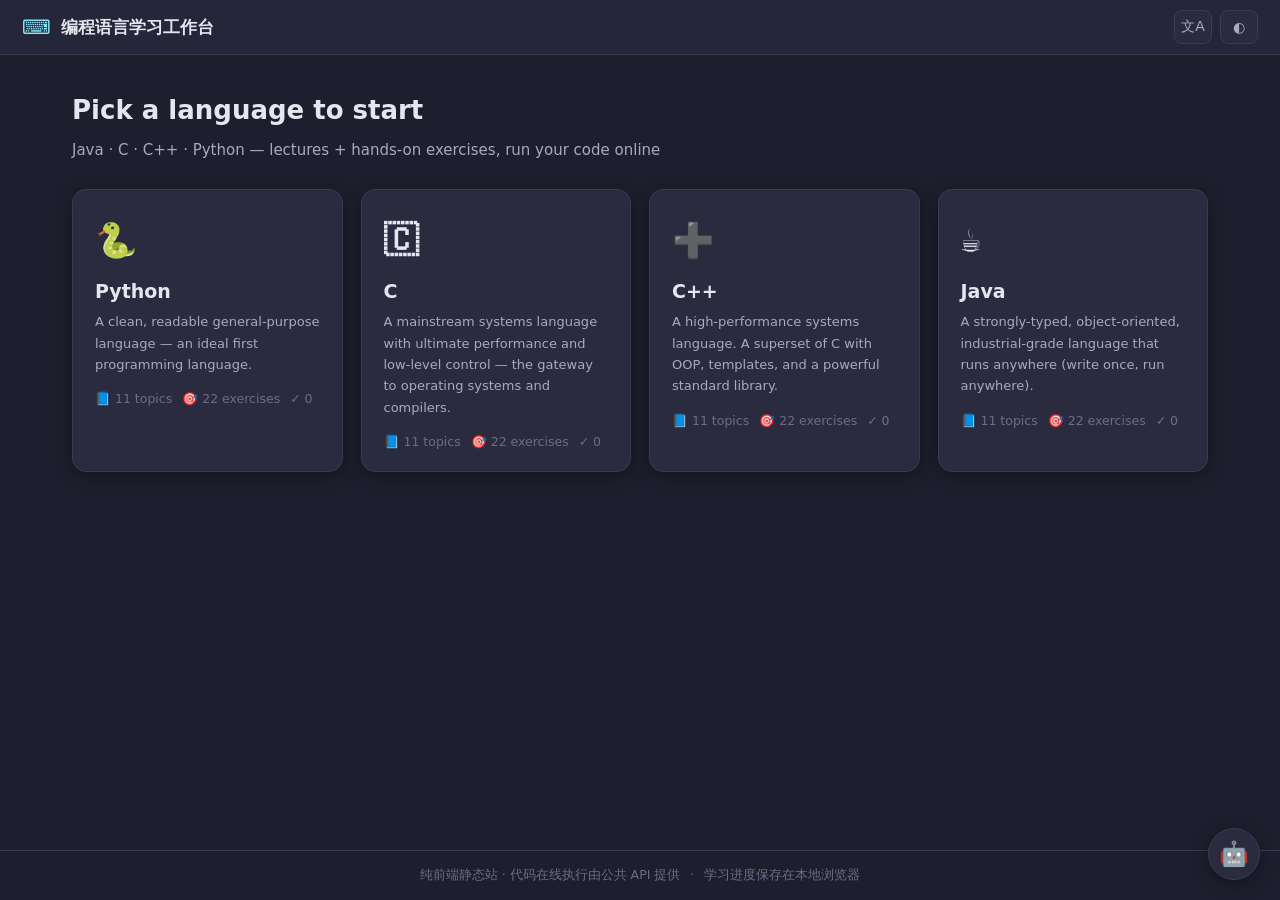
<file: index.html>
<!DOCTYPE html>
<html lang="zh-CN" data-theme="dark">
<head>
  <meta charset="UTF-8">
  <meta name="viewport" content="width=device-width, initial-scale=1.0">
  <meta name="description" content="Java / C / C++ / Python 交互式学习工作台 — 讲解 + 在线实战训练">
  <title>编程语言学习工作台 · Polyglot Lab</title>
  <link rel="icon" type="image/svg+xml" href="favicon.svg">
  <link rel="apple-touch-icon" href="icon.svg">
  <link rel="manifest" href="manifest.webmanifest">
  <meta name="theme-color" content="#1e1e2e">
  <link rel="stylesheet" href="vendor/codemirror/codemirror.min.css">
  <link rel="stylesheet" href="vendor/codemirror/dracula.min.css">
  <link rel="stylesheet" href="vendor/codemirror/show-hint.css">
  <link rel="stylesheet" href="style.css?v=98dd0072">

  <!-- 版本守卫：检测到浏览器还在用旧版 app shell 时，绕过一切缓存取最新 index.html 并刷新一次。
       背景：Service Worker 预缓存的是无指纹的裸 URL，network-first 回落到缓存时会喂出旧
       CSS/JS，表现就是「改了没生效 / 那三个按钮点了没反应」。BUILD 由 tools/build.mjs 写入。 -->
  <script>
  (function () {
    var BUILD = '98dd0072-f7821d81';
    try {
      var probe = new URL('index.html', location.href);
      probe.searchParams.set('_v', BUILD);
      probe.searchParams.set('_t', String(Date.now()));
      fetch(probe.toString(), { cache: 'reload', credentials: 'same-origin' })
        .then(function (r) { return r.ok ? r.text() : ''; })
        .then(function (t) {
          if (!t || t.indexOf(BUILD) !== -1) return;      // 已经是最新的
          if (sessionStorage.getItem('plw-build-guard') === BUILD) return; // 防循环
          sessionStorage.setItem('plw-build-guard', BUILD);
          location.replace(probe.toString());              // 带新指纹重新加载一次
        })
        .catch(function () { /* 离线时静默跳过 */ });
    } catch (e) { /* 老浏览器不支持 URL 构造，忽略 */ }
  })();
  </script>
</head>
<body>
  <header class="topbar">
    <a class="brand" href="#/">
      <span class="brand-icon" aria-hidden="true">⌨</span>
      <span class="brand-name" data-i18n="nav.appName">编程语言学习工作台</span>
    </a>
    <nav class="topbar-actions">
      <button id="btn-lang" class="icon-btn" title="中文 / EN" aria-label="language">文A</button>
      <button id="btn-theme" class="icon-btn" title="Theme" aria-label="theme">◐</button>
    </nav>
  </header>

  <main id="app" class="app"></main>

  <footer class="footer">
    <span data-i18n="footer.note">纯前端静态站 · 代码在线执行由公共 API 提供</span>
    <span class="footer-sep">·</span>
    <span data-i18n="footer.progressLocal">学习进度保存在本地浏览器</span>
  </footer>

  <!-- CodeMirror 5 vendored（加载失败自动降级为 textarea） -->
  <script src="vendor/codemirror/codemirror.min.js"></script>
  <script src="vendor/codemirror/clike.min.js"></script>
  <script src="vendor/codemirror/python.min.js"></script>
  <!-- CodeMirror addons：括号自动闭合 / 匹配高亮 / 当前行高亮 / 补全下拉 -->
  <script src="vendor/codemirror/matchbrackets.min.js"></script>
  <script src="vendor/codemirror/closebrackets.min.js"></script>
  <script src="vendor/codemirror/activeline.min.js"></script>
  <script src="vendor/codemirror/show-hint.min.js"></script>

  <script type="module" src="js/main.js?v=f7821d81"></script>
</body>
</html>
</file>
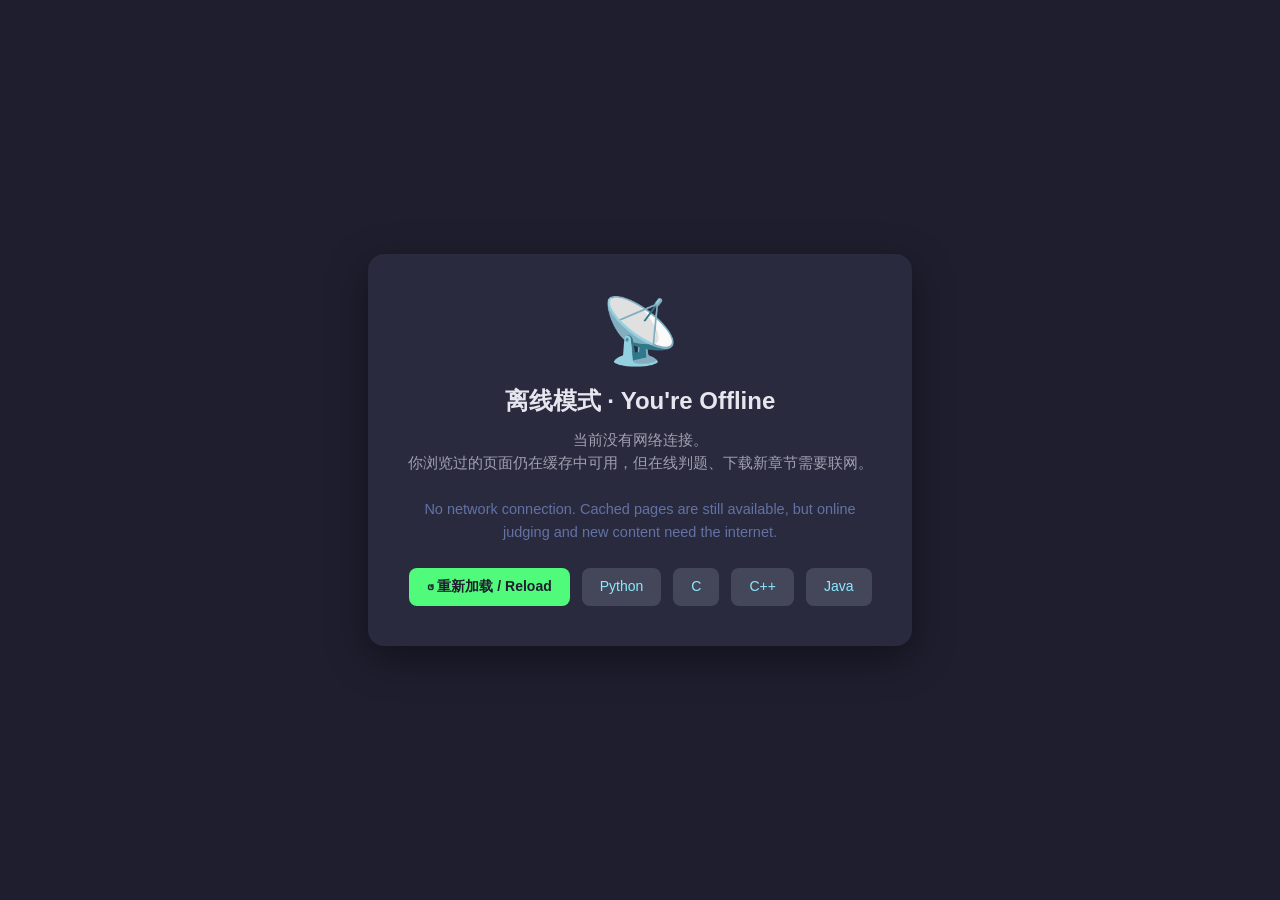
<file: offline.html>
<!DOCTYPE html>
<html lang="zh-CN">
<head>
  <meta charset="UTF-8">
  <meta name="viewport" content="width=device-width, initial-scale=1.0">
  <meta name="theme-color" content="#1e1e2e">
  <title>已离线 · Offline · Polyglot Lab</title>
  <style>
    :root { color-scheme: dark; }
    html, body {
      margin: 0; padding: 0; min-height: 100vh;
      background: #1e1e2e; color: #e6e6ef;
      font-family: -apple-system, BlinkMacSystemFont, "Segoe UI", "PingFang SC", "Microsoft YaHei", sans-serif;
    }
    body {
      display: flex; align-items: center; justify-content: center;
      padding: 24px; box-sizing: border-box;
    }
    .card {
      max-width: 480px; text-align: center;
      background: #2a2a3e; border-radius: 16px;
      padding: 40px 32px; box-shadow: 0 12px 40px rgba(0,0,0,.4);
    }
    .icon { font-size: 64px; margin-bottom: 16px; }
    h1 { margin: 0 0 12px; font-size: 24px; font-weight: 700; }
    p { margin: 0 0 24px; color: #a0a0b0; line-height: 1.6; font-size: 14.5px; }
    .links { display: flex; gap: 12px; justify-content: center; flex-wrap: wrap; }
    a {
      display: inline-block; padding: 10px 18px;
      background: #44475a; color: #8be9fd;
      border-radius: 8px; text-decoration: none; font-size: 14px;
      transition: background .15s;
    }
    a:hover { background: #525571; }
    a.primary { background: #50fa7b; color: #1e1e2e; font-weight: 600; }
    a.primary:hover { background: #6cff95; }
    .sep { color: #6272a4; margin: 0 4px; }
  </style>
</head>
<body>
  <div class="card">
    <div class="icon" aria-hidden="true">📡</div>
    <h1>离线模式 · You're Offline</h1>
    <p>
      当前没有网络连接。<br>
      你浏览过的页面仍在缓存中可用，但在线判题、下载新章节需要联网。<br><br>
      <span style="color:#6272a4">No network connection. Cached pages are still available, but online judging and new content need the internet.</span>
    </p>
    <div class="links">
      <a class="primary" href="./">↺ 重新加载 / Reload</a>
      <a href="./#/lang/python">Python</a>
      <a href="./#/lang/c">C</a>
      <a href="./#/lang/cpp">C++</a>
      <a href="./#/lang/java">Java</a>
    </div>
  </div>
</body>
</html>
</file>
<file: vendor/codemirror/show-hint.css>
.CodeMirror-hints {
  position: absolute;
  z-index: 10;
  overflow: hidden;
  list-style: none;

  margin: 0;
  padding: 2px;

  -webkit-box-shadow: 2px 3px 5px rgba(0,0,0,.2);
  -moz-box-shadow: 2px 3px 5px rgba(0,0,0,.2);
  box-shadow: 2px 3px 5px rgba(0,0,0,.2);
  border-radius: 3px;
  border: 1px solid silver;

  background: white;
  font-size: 90%;
  font-family: monospace;

  max-height: 20em;
  overflow-y: auto;
  box-sizing: border-box;
}

.CodeMirror-hint {
  margin: 0;
  padding: 0 4px;
  border-radius: 2px;
  white-space: pre;
  color: black;
  cursor: pointer;
}

li.CodeMirror-hint-active {
  background: #08f;
  color: white;
}
</file>
<file: style.css>
/* ============ 主题变量 ============ */
:root, html[data-theme="dark"] {
  --bg: #1e1e2e;
  --bg-soft: #26263a;
  --bg-panel: #2b2b40;
  --bg-code: #21212f;
  --fg: #e6e6f0;
  --fg-dim: #a8a8c0;
  --fg-faint: #6c6c88;
  --accent: #8be9fd;
  --accent-strong: #4ec9d4;
  --ok: #50fa7b;
  --warn: #f1fa8c;
  --err: #ff6b7a;
  --border: #3a3a52;
  --shadow: 0 4px 18px rgba(0, 0, 0, .35);
  --cm-theme: dracula;
}
html[data-theme="light"] {
  --bg: #f5f6fa;
  --bg-soft: #ffffff;
  --bg-panel: #ffffff;
  --bg-code: #f0f1f6;
  --fg: #23263a;
  --fg-dim: #5a5e78;
  --fg-faint: #9a9eb8;
  --accent: #0891b2;
  --accent-strong: #0e7490;
  --ok: #16a34a;
  --warn: #a16207;
  --err: #dc2626;
  --border: #dde0ea;
  --shadow: 0 4px 16px rgba(30, 34, 60, .10);
  --cm-theme: default;
}

/* ============ 基础 ============ */
* { box-sizing: border-box; }
html, body { margin: 0; padding: 0; }
/* [hidden] 兜底：作者样式里的 display:flex 会盖掉 UA 的 [hidden]{display:none}
   （.ai-panel / .ai-settings / .ai-field 都中过招 → 面板关不掉、设置区关不掉），
   这里用 !important 把它按住，避免以后新增组件再踩同一个坑 */
[hidden] { display: none !important; }
body {
  background: var(--bg);
  color: var(--fg);
  font-family: "Segoe UI", "PingFang SC", "Microsoft YaHei", system-ui, sans-serif;
  font-size: 15px;
  line-height: 1.65;
  min-height: 100vh;
  display: flex;
  flex-direction: column;
  transition: background .25s, color .25s;
}
code, pre, .mono { font-family: Consolas, "JetBrains Mono", "Courier New", monospace; }
a { color: var(--accent); text-decoration: none; }
a:hover { text-decoration: underline; }
button { font-family: inherit; }

/* ============ 顶栏 ============ */
.topbar {
  display: flex; align-items: center; justify-content: space-between;
  padding: 10px 22px;
  background: var(--bg-soft);
  border-bottom: 1px solid var(--border);
  position: sticky; top: 0; z-index: 50;
}
.brand { display: flex; align-items: center; gap: 10px; color: var(--fg); font-weight: 700; font-size: 17px; }
.brand:hover { text-decoration: none; }
.brand-icon { color: var(--accent); font-size: 20px; }
.topbar-actions { display: flex; gap: 8px; }
.icon-btn {
  background: var(--bg-panel); color: var(--fg-dim);
  border: 1px solid var(--border); border-radius: 8px;
  width: 38px; height: 34px; font-size: 14px; cursor: pointer;
  display: inline-flex; align-items: center; justify-content: center;
  transition: color .15s, border-color .15s;
}
.icon-btn:hover { color: var(--accent); border-color: var(--accent); }

/* ============ 布局 ============ */
.app { flex: 1; width: 100%; max-width: 1180px; margin: 0 auto; padding: 26px 22px 40px; }
.footer {
  padding: 14px 22px; text-align: center;
  color: var(--fg-faint); font-size: 12.5px;
  border-top: 1px solid var(--border);
}
.footer-sep { margin: 0 6px; }

/* ============ 首页语言卡片 ============ */
.page-head { margin: 8px 0 26px; }
.page-title { font-size: 26px; font-weight: 800; margin: 0 0 6px; }
.page-sub { color: var(--fg-dim); margin: 0; }
.lang-grid { display: grid; grid-template-columns: repeat(auto-fill, minmax(250px, 1fr)); gap: 18px; }
.lang-card {
  display: block; padding: 22px 22px 18px;
  background: var(--bg-panel); border: 1px solid var(--border); border-radius: 14px;
  color: var(--fg); box-shadow: var(--shadow);
  transition: transform .15s, border-color .15s;
  position: relative; overflow: hidden;
}
.lang-card:hover { text-decoration: none; transform: translateY(-3px); border-color: var(--accent); }
.lang-card .lc-logo { font-size: 34px; font-weight: 800; font-family: Consolas, monospace; }
.lang-card .lc-name { font-size: 19px; font-weight: 700; margin: 8px 0 4px; }
.lang-card .lc-desc { color: var(--fg-dim); font-size: 13px; min-height: 38px; }
.lang-card .lc-meta { display: flex; align-items: center; gap: 10px; margin-top: 14px; font-size: 12.5px; color: var(--fg-faint); }
.lc-badge {
  position: absolute; top: 14px; right: 14px;
  font-size: 12px; font-weight: 600;
  background: rgba(80, 250, 123, .12); color: var(--ok);
  border: 1px solid rgba(80, 250, 123, .35);
  padding: 2px 9px; border-radius: 20px;
}
.lc-badge.partial { background: rgba(241, 250, 140, .10); color: var(--warn); border-color: rgba(241, 250, 140, .35); }

/* ============ 路线图 ============ */
/* 居中单列学习路径：所有节点居于页面正中，右侧不再留白 */
.roadmap-page { max-width: 760px; margin: 0 auto; }
.roadmap-head { margin-bottom: 22px; }
.crumb { font-size: 13px; color: var(--fg-dim); margin-bottom: 14px; }
.crumb a { color: var(--accent); }
.topic-list { display: flex; flex-direction: column; gap: 10px; }
.topic-row {
  display: flex; align-items: center; gap: 16px;
  background: var(--bg-panel); border: 1px solid var(--border); border-radius: 12px;
  padding: 14px 18px; color: var(--fg);
  transition: border-color .15s, transform .15s;
}
.topic-row:hover { text-decoration: none; border-color: var(--accent); transform: translateX(3px); }
.topic-row.done { border-left: 4px solid var(--ok); }
.topic-row.active { border-left: 4px solid var(--warn); }
.topic-row.todo { border-left: 4px solid var(--border); }
.tr-status { font-size: 18px; width: 24px; text-align: center; flex: none; }
.tr-status.done { color: var(--ok); }
.tr-status.active { color: var(--warn); }
.tr-body { flex: 1; min-width: 0; }
.tr-title { font-weight: 700; font-size: 15.5px; }
.tr-sub { font-size: 12.5px; color: var(--fg-faint); margin-top: 2px; }
.tr-stars { color: var(--warn); font-size: 13px; letter-spacing: 2px; flex: none; }
.tr-arrow { color: var(--fg-faint); flex: none; }

/* ---- 学习路径节点图（roadmap 升级）：单列居中 + 竖线箭头 ---- */
.roadmap-summary {
  font-size: 13px; color: var(--fg-dim); margin-bottom: 22px;
  display: flex; align-items: center; gap: 12px; flex-wrap: wrap;
}
.roadmap-summary .progress-track { flex: 0 1 200px; }

.roadmap-grid {
  display: flex; flex-direction: column; align-items: center; gap: 0;
  position: relative;
}

/* 节点间连接线：居中竖线 + 末端箭头 */
.path-arrow {
  position: relative;
  width: 2px; height: 34px;
  margin: 2px 0;
  background: var(--border);
  flex: none;
}
.path-arrow::after {
  content: '';
  position: absolute; bottom: -1px; left: 50%;
  transform: translateX(-50%);
  border-left: 6px solid transparent;
  border-right: 6px solid transparent;
  border-top: 7px solid var(--border);
}
.path-arrow.unlocked { background: var(--accent); }
.path-arrow.unlocked::after { border-top-color: var(--accent); }
.path-arrow.locked { opacity: .4; }

/* 节点卡片：居中，占满 roadmap-page 宽度 */
.topic-node {
  position: relative;
  background: var(--bg-panel); border: 1px solid var(--border); border-radius: 14px;
  padding: 14px 16px; color: var(--fg);
  display: flex; align-items: center; gap: 14px;
  transition: border-color .15s, transform .15s, opacity .15s, box-shadow .15s;
  text-decoration: none;
  width: 100%;
}
.topic-node:hover { text-decoration: none; border-color: var(--accent); transform: translateY(-1px); box-shadow: var(--shadow); }
.topic-node.done { border-left: 4px solid var(--ok); }
.topic-node.active { border-left: 4px solid var(--warn); }
.topic-node.todo { border-left: 4px solid var(--border); opacity: .95; }
.topic-node.locked { opacity: .45; cursor: not-allowed; pointer-events: auto; }
.topic-node.locked:hover { transform: none; border-color: var(--border); box-shadow: none; }

.tn-icon {
  width: 38px; height: 38px; border-radius: 10px;
  background: var(--bg-code); display: flex; align-items: center; justify-content: center;
  font-size: 18px; flex: none;
}
.topic-node.done .tn-icon { background: rgba(80, 250, 123, .12); color: var(--ok); }
.topic-node.active .tn-icon { background: rgba(241, 250, 140, .12); color: var(--warn); }

.tn-body { flex: 1; min-width: 0; }
.tn-title { font-weight: 700; font-size: 15px; }
.tn-sub { font-size: 12.5px; color: var(--fg-faint); margin-top: 3px; }
.tn-progress-bar { max-width: 220px; height: 4px; background: var(--bg-code); border-radius: 2px; overflow: hidden; margin-top: 8px; }
.tn-progress-fill { height: 100%; background: var(--accent); border-radius: 2px; }

.topic-node.locked .lock-tip {
  position: absolute; top: 50%; left: 50%; transform: translate(-50%, -50%);
  background: var(--bg); border: 1px solid var(--border); border-radius: 8px;
  padding: 8px 12px; font-size: 12.5px; color: var(--fg); white-space: nowrap;
  box-shadow: 0 6px 20px rgba(0,0,0,.3); opacity: 0; pointer-events: none;
  transition: opacity .15s; z-index: 5;
}
.topic-node.locked:hover .lock-tip,
.topic-node.locked.lock-tip-visible .lock-tip { opacity: 1; }

.start-here-badge {
  display: inline-block; background: var(--accent); color: #1a1a1a;
  font-size: 11px; font-weight: 700; padding: 2px 7px; border-radius: 999px;
  margin-left: 6px; vertical-align: middle;
}
@media (max-width: 480px) {
  .roadmap-summary { font-size: 12.5px; }
  .roadmap-head h1 { font-size: 21px; }
  .topic-node { padding: 12px 14px; }
  .tn-icon { width: 32px; height: 32px; font-size: 16px; }
}

/* ---- homeView 续学入口 ---- */
.continue-card {
  display: flex; align-items: center; gap: 14px;
  background: linear-gradient(135deg, rgba(80, 250, 123, .10), rgba(139, 233, 253, .08));
  border: 1px solid rgba(80, 250, 123, .35); border-radius: 14px;
  padding: 16px 18px; color: var(--fg); text-decoration: none;
  margin-bottom: 22px;
}
.continue-card:hover { text-decoration: none; border-color: var(--ok); }
.cc-icon { font-size: 22px; }
.cc-title { font-weight: 700; font-size: 15px; }
.cc-sub { font-size: 12.5px; color: var(--fg-dim); margin-top: 2px; }
.cc-arrow { margin-left: auto; font-size: 20px; color: var(--ok); }

/* 进度条 */
.progress-track { height: 8px; background: var(--bg-code); border-radius: 6px; overflow: hidden; flex: 1; min-width: 120px; }
.progress-fill { height: 100%; background: linear-gradient(90deg, var(--accent), var(--ok)); border-radius: 6px; transition: width .4s; }
.progress-line { display: flex; align-items: center; gap: 12px; }
.progress-num { font-size: 13px; color: var(--fg-dim); font-variant-numeric: tabular-nums; flex: none; }

/* ============ 知识点详情 ============ */
.topic-tabs { display: flex; gap: 6px; margin: 16px 0 20px; border-bottom: 1px solid var(--border); }
.tab-btn {
  background: none; border: none; cursor: pointer;
  color: var(--fg-dim); font-size: 15px; font-weight: 600;
  padding: 10px 18px; border-bottom: 3px solid transparent; margin-bottom: -1px;
}
.tab-btn.active { color: var(--accent); border-bottom-color: var(--accent); }

/* 讲解区 */
.lecture { max-width: 860px; }
.lecture h1 { font-size: 23px; border-bottom: 1px solid var(--border); padding-bottom: 8px; }
.lecture h2 { font-size: 19px; margin-top: 28px; }
.lecture h3 { font-size: 16px; margin-top: 22px; }
.lecture code {
  background: var(--bg-code); border: 1px solid var(--border);
  border-radius: 4px; padding: 1px 6px; font-size: 13px; color: var(--accent);
}
.lecture pre {
  background: var(--bg-code); border: 1px solid var(--border); border-radius: 10px;
  padding: 14px 16px; overflow-x: auto; position: relative;
}
.lecture pre code { background: none; border: none; padding: 0; color: var(--fg); font-size: 13.5px; line-height: 1.6; }
.lecture blockquote {
  margin: 14px 0; padding: 8px 16px; border-left: 4px solid var(--accent);
  background: var(--bg-panel); border-radius: 0 8px 8px 0; color: var(--fg-dim);
}
.lecture ul, .lecture ol { padding-left: 24px; }
.lecture table { border-collapse: collapse; margin: 14px 0; width: 100%; }
.lecture th, .lecture td { border: 1px solid var(--border); padding: 6px 12px; font-size: 13.5px; text-align: left; }
.lecture th { background: var(--bg-panel); }
.code-block-wrap { position: relative; }
.copy-btn {
  position: absolute; top: 8px; right: 8px; z-index: 2;
  background: var(--bg-panel); border: 1px solid var(--border); color: var(--fg-dim);
  border-radius: 6px; padding: 3px 10px; font-size: 12px; cursor: pointer; opacity: .75;
}
.copy-btn:hover { opacity: 1; color: var(--accent); }
.example-card { margin: 18px 0; }
.example-caption { font-size: 13.5px; color: var(--fg-dim); margin-bottom: 8px; display: flex; justify-content: space-between; align-items: center; gap: 10px; }
.load-btn {
  background: var(--bg-panel); border: 1px solid var(--border); color: var(--accent);
  border-radius: 6px; padding: 3px 12px; font-size: 12.5px; cursor: pointer; white-space: nowrap;
}
.load-btn:hover { border-color: var(--accent); }

/* ============ 实战区 ============ */
.exercise-section { display: flex; flex-direction: column; gap: 26px; }
.ex-card { background: var(--bg-panel); border: 1px solid var(--border); border-radius: 14px; overflow: hidden; }
.ex-head { padding: 16px 22px 12px; border-bottom: 1px solid var(--border); }
.ex-title { font-size: 16.5px; font-weight: 700; margin: 0 0 4px; }
.ex-title .ex-tag { color: var(--fg-faint); font-weight: 600; font-size: 13px; margin-right: 8px; }
.ex-prompt { color: var(--fg-dim); font-size: 14px; }
.ex-prompt code { background: var(--bg-code); padding: 1px 6px; border-radius: 4px; font-size: 12.5px; color: var(--accent); }
.ex-prompt pre { background: var(--bg-code); border: 1px solid var(--border); border-radius: 8px; padding: 12px 14px; overflow-x: auto; }
.ex-prompt pre code { background: none; padding: 0; }
.hint-wrap { margin: 10px 0 0; }
.hint-btns { display: flex; gap: 10px; flex-wrap: wrap; }
.hint-btn {
  background: none; border: 1px solid rgba(241, 250, 140, .35); border-radius: 999px;
  color: var(--warn); cursor: pointer; font-size: 12.5px; padding: 4px 14px; font-weight: 600;
}
.hint-btn:hover { border-color: var(--warn); }
.hint-btn.locked { opacity: .35; cursor: not-allowed; border-style: dashed; }
.hint-btn.locked:hover { border-color: rgba(241, 250, 140, .35); }
.hint-btn.revealed { opacity: .55; }
.hint-body { margin-top: 8px; display: flex; flex-direction: column; gap: 8px; }
.hint-item {
  padding: 10px 14px; background: rgba(241, 250, 140, .06); border-left: 3px solid var(--warn);
  border-radius: 0 8px 8px 0; color: var(--fg-dim); font-size: 13.5px;
}
.hint-item .hint-lv { color: var(--warn); font-weight: 700; font-size: 12px; margin-bottom: 4px; letter-spacing: .3px; }
.hint-item .hint-txt code { background: var(--bg-code); padding: 1px 6px; border-radius: 4px; font-size: 12.5px; color: var(--accent); }

/* 判题诊断块：出错位置 + 通俗解释 */
.judge-diag {
  margin: 12px 0 2px; padding: 12px 16px; border-radius: 10px;
  background: rgba(255, 176, 66, .07); border: 1px solid rgba(255, 176, 66, .35);
  font-size: 13.5px; color: var(--fg-dim); display: flex; flex-direction: column; gap: 6px;
}
.judge-diag .jd-row { line-height: 1.7; }
.judge-diag .jd-row strong { color: var(--warn); }
.judge-diag code { background: var(--bg-code); padding: 1px 6px; border-radius: 4px; font-size: 12.5px; color: var(--accent); }
.judge-stuck {
  margin-top: 12px; padding: 10px 14px; border-radius: 8px; font-size: 13px;
  background: rgba(241, 250, 140, .07); border: 1px dashed rgba(241, 250, 140, .5); color: var(--warn);
}

/* 工作区：编辑器 + 输出 */
.workspace { padding: 16px 22px 22px; }
.ws-toolbar { display: flex; gap: 10px; flex-wrap: wrap; align-items: center; margin-bottom: 12px; }
.btn {
  border: 1px solid var(--border); border-radius: 8px; cursor: pointer;
  padding: 8px 18px; font-size: 14px; font-weight: 600;
  background: var(--bg-code); color: var(--fg); display: inline-flex; align-items: center; gap: 7px;
  transition: border-color .15s, color .15s;
}
.btn:hover { border-color: var(--accent); }
.btn-primary { background: var(--accent); border-color: var(--accent-strong); color: #10131c; }
.btn-primary:hover { background: var(--accent-strong); color: #10131c; }
.btn-judge { background: transparent; border-color: var(--ok); color: var(--ok); }
.btn-judge:hover { background: rgba(80, 250, 123, .1); }
.btn:disabled { opacity: .5; cursor: not-allowed; }
.btn-running { position: relative; }
.spinner {
  width: 13px; height: 13px; border: 2px solid currentColor; border-top-color: transparent;
  border-radius: 50%; animation: spin .7s linear infinite; display: inline-block;
}
@keyframes spin { to { transform: rotate(360deg); } }
.ws-draft { font-size: 12px; color: var(--fg-faint); margin-left: auto; }

.editor-box { border: 1px solid var(--border); border-radius: 10px; overflow: hidden; }
.CodeMirror { height: 340px; font-family: Consolas, "JetBrains Mono", monospace; font-size: 14px; }
html[data-theme="light"] .CodeMirror { height: 340px; }
textarea.fallback-editor {
  width: 100%; height: 340px; resize: vertical;
  background: var(--bg-code); color: var(--fg);
  border: none; outline: none; padding: 14px;
  font-family: Consolas, monospace; font-size: 14px; line-height: 1.6;
}

/* 输出面板 */
.output-panel { margin-top: 16px; border: 1px solid var(--border); border-radius: 10px; overflow: hidden; }
.output-tabs { display: flex; background: var(--bg-code); border-bottom: 1px solid var(--border); }
.output-tab {
  background: none; border: none; cursor: pointer; color: var(--fg-faint);
  padding: 8px 16px; font-size: 13px; font-weight: 600; border-bottom: 2px solid transparent;
}
.output-tab.active { color: var(--fg); border-bottom-color: var(--accent); }
.output-tab.has-err { color: var(--err); }
.output-body { padding: 14px 16px; max-height: 300px; overflow: auto; }
.output-body pre { margin: 0; white-space: pre-wrap; word-break: break-word; font-size: 13.5px; }
.output-empty { color: var(--fg-faint); font-size: 13px; }
.output-stdout { color: var(--fg); }
.output-stderr { color: var(--err); }

/* 判题结果 */
.judge-result { margin-top: 14px; border-radius: 10px; padding: 14px 18px; border: 1px solid; font-size: 14px; }
.judge-result.pass { border-color: var(--ok); background: rgba(80, 250, 123, .08); }
.judge-result.fail { border-color: var(--err); background: rgba(255, 107, 122, .07); }
.judge-title { font-weight: 800; font-size: 15.5px; display: flex; align-items: center; gap: 8px; }
.judge-result.pass .judge-title { color: var(--ok); }
.judge-result.fail .judge-title { color: var(--err); }
.diff-grid { display: grid; grid-template-columns: 1fr 1fr; gap: 14px; margin-top: 12px; }
.diff-col h4 { margin: 0 0 6px; font-size: 12.5px; color: var(--fg-dim); font-weight: 600; }
.diff-col pre { margin: 0; background: var(--bg-code); border: 1px solid var(--border); border-radius: 8px; padding: 10px 12px; font-size: 13px; white-space: pre; overflow-x: auto; }
.diff-line.ok { color: var(--fg); }
.diff-line.bad { color: var(--err); background: rgba(255, 107, 122, .12); display: inline-block; width: 100%; min-width: max-content; padding: 0 4px; }
.judge-note { margin-top: 10px; color: var(--fg-dim); font-size: 12.5px; }

/* 多用例判题状态条 */
.judge-cases { display: flex; gap: 8px; flex-wrap: wrap; margin-top: 14px; }
.case-chip {
  display: inline-flex; align-items: center; gap: 5px;
  padding: 3px 12px; border-radius: 999px;
  border: 1px solid var(--border); background: var(--bg-panel);
  color: var(--fg-faint); font-size: 12.5px; font-weight: 600;
}
.case-chip.run {
  color: var(--accent); border-color: var(--accent);
  background: color-mix(in srgb, var(--accent) 10%, transparent);
  animation: chip-blink 1s ease-in-out infinite;
}
.case-chip.pass {
  color: var(--ok); border-color: var(--ok);
  background: color-mix(in srgb, var(--ok) 12%, transparent);
}
.case-chip.fail {
  color: var(--err); border-color: var(--err);
  background: color-mix(in srgb, var(--err) 10%, transparent);
}
.case-chip.compile {
  color: var(--warn); border-color: var(--warn);
  background: color-mix(in srgb, var(--warn) 10%, transparent);
}
.case-chip.crash {
  color: var(--err); border-color: var(--err);
  background: color-mix(in srgb, var(--err) 14%, transparent);
}
@keyframes chip-blink { 50% { opacity: .45; } }

/* 精选解法折叠区（判题通过后展示，批 2 新增） */
.solution-fold { margin-top: 12px; }
.solution-toggle {
  background: none; border: 1px solid rgba(80, 250, 123, .4); border-radius: 999px;
  color: var(--ok); cursor: pointer; font-size: 13px; padding: 5px 16px; font-weight: 600;
  display: inline-flex; align-items: center; gap: 6px;
}
.solution-toggle:hover { border-color: var(--ok); background: rgba(80, 250, 123, .08); }
.solution-toggle .sol-caret { font-size: 11px; opacity: .8; }
.solution-body {
  margin-top: 10px; padding: 12px 16px;
  background: color-mix(in srgb, var(--ok) 5%, var(--bg-panel));
  border: 1px solid rgba(80, 250, 123, .25); border-radius: 10px;
}
.solution-note { color: var(--fg-dim); font-size: 13.5px; line-height: 1.7; margin-bottom: 10px; }
.solution-note code { background: var(--bg-code); padding: 1px 6px; border-radius: 4px; font-size: 12.5px; color: var(--accent); }
.solution-note strong { color: var(--fg); }
.solution-code { margin: 0; }
.solution-code pre {
  margin: 0; background: var(--bg-code); border: 1px solid var(--border);
  border-radius: 8px; padding: 12px 14px; overflow-x: auto;
}
.solution-code pre code { background: none; padding: 0; color: var(--fg); font-size: 13px; line-height: 1.6; }

/* 逐步执行面板（批 4，仅 Python） */
.step-area:empty { display: none; }
.step-panel { margin-top: 16px; border: 1px solid var(--border); border-radius: 10px; overflow: hidden; background: var(--bg-panel); }
.step-head {
  display: flex; align-items: center; gap: 12px;
  padding: 8px 14px; background: var(--bg-code); border-bottom: 1px solid var(--border);
  font-size: 13px;
}
.step-title { font-weight: 700; color: var(--fg); }
.step-count { color: var(--accent); font-family: Consolas, monospace; font-size: 12.5px; }
.step-state { color: var(--fg-faint); font-size: 12.5px; flex: 1; }
.step-mini-btn {
  background: none; border: 1px solid transparent; border-radius: 6px; cursor: pointer;
  color: var(--fg-dim); font-size: 13px; padding: 2px 8px; line-height: 1.4;
}
.step-mini-btn:hover { color: var(--fg); border-color: var(--border); background: var(--bg-soft); }
.step-statusbar { padding: 0 14px; font-size: 13px; color: var(--fg-dim); }
.step-statusbar:empty { display: none; }
.step-statusbar .spinner { display: inline-block; margin-right: 6px; }
.step-net-err { color: var(--err); padding: 10px 0; }
.step-main { display: grid; grid-template-columns: minmax(0, 1.2fr) minmax(0, 1fr); min-height: 120px; }
.step-code { border-right: 1px solid var(--border); overflow: auto; max-height: 360px; background: var(--bg-code); }
.step-code pre { margin: 0; padding: 10px 0; font-size: 13px; line-height: 1.7; }
.step-ln { display: flex; gap: 0; white-space: pre; }
.step-ln-no {
  flex: none; width: 40px; text-align: right; padding-right: 10px;
  color: var(--fg-faint); user-select: none; font-size: 11.5px; line-height: inherit;
}
.step-ln-code { padding-right: 14px; color: var(--fg); }
.step-ln.cur { background: rgba(139, 233, 253, .12); box-shadow: inset 3px 0 0 var(--accent); }
html[data-theme="light"] .step-ln.cur { background: rgba(8, 145, 178, .10); }
.step-ln.cur .step-ln-no { color: var(--accent-strong); font-weight: 700; }
.step-vars { overflow: auto; max-height: 360px; padding: 10px 14px; }
.step-vars-title, .step-out-title {
  font-size: 11.5px; font-weight: 700; color: var(--fg-faint);
  text-transform: uppercase; letter-spacing: .5px; margin-bottom: 6px;
}
.step-vars-empty { color: var(--fg-faint); font-size: 12.5px; }
.step-frame { margin-bottom: 10px; }
.step-frame-name {
  font-size: 12px; font-weight: 700; color: var(--warn);
  font-family: Consolas, monospace; border-bottom: 1px dashed var(--border);
  padding-bottom: 2px; margin-bottom: 4px;
}
.step-var { display: flex; gap: 8px; font-family: Consolas, monospace; font-size: 12.5px; line-height: 1.6; }
.step-var-name { color: var(--accent-strong); flex: none; min-width: 48px; }
.step-var-val { color: var(--fg); word-break: break-all; }
.step-bottom { border-top: 1px solid var(--border); padding: 10px 14px 12px; }
.step-ctrl { display: flex; align-items: center; gap: 6px; margin-bottom: 10px; }
.step-btn {
  background: var(--bg-soft); border: 1px solid var(--border); border-radius: 6px;
  color: var(--fg-dim); font-size: 13px; padding: 4px 10px; cursor: pointer; line-height: 1.4;
}
.step-btn:hover:not(:disabled) { color: var(--fg); border-color: var(--accent); }
.step-btn:disabled { opacity: .45; cursor: default; }
.step-slider { flex: 1; accent-color: var(--accent-strong); cursor: pointer; }
.step-out-title { margin-bottom: 4px; }
.step-out-body {
  margin: 0; background: var(--bg-code); border-radius: 8px; border: 1px solid var(--border);
  padding: 10px 12px; font-size: 13px; max-height: 160px; overflow: auto;
  white-space: pre-wrap; word-break: break-word; min-height: 40px;
}
.step-out-err { color: var(--err); font-weight: 600; }
.btn-step { border-color: var(--border); }
.btn-step:hover { color: var(--warn); border-color: var(--warn); }

/* 运行器错误提示 */
.runner-error { margin-top: 14px; border: 1px solid var(--err); background: rgba(255, 107, 122, .07); border-radius: 10px; padding: 14px 18px; font-size: 13.5px; }
.runner-error .re-title { color: var(--err); font-weight: 700; margin-bottom: 6px; }
.runner-error pre { margin: 8px 0 0; background: var(--bg-code); border-radius: 6px; padding: 10px 12px; font-size: 12.5px; overflow-x: auto; white-space: pre-wrap; }

/* 自绘确认对话框（替代 window.confirm，兼容沙箱/无 allow-modals 环境） */
.modal-overlay { position: fixed; inset: 0; z-index: 9999; background: rgba(0, 0, 0, .55); display: flex; align-items: center; justify-content: center; animation: modal-fade .14s ease; }
.modal-box { background: var(--bg-panel); border: 1px solid var(--border); border-radius: 12px; padding: 22px 24px; max-width: 420px; width: calc(100% - 40px); box-shadow: 0 18px 48px rgba(0, 0, 0, .45); animation: modal-pop .15s ease; }
.modal-title { font-size: 15.5px; font-weight: 700; margin-bottom: 8px; color: var(--fg); }
.modal-msg { font-size: 13.5px; color: var(--fg-dim); line-height: 1.6; margin-bottom: 20px; }
.modal-actions { display: flex; justify-content: flex-end; gap: 10px; }
.modal-actions .btn { min-width: 88px; }
@keyframes modal-fade { from { opacity: 0; } to { opacity: 1; } }
@keyframes modal-pop { from { opacity: 0; transform: translateY(8px) scale(.97); } to { opacity: 1; transform: none; } }

/* 通用 */
.empty-state { text-align: center; color: var(--fg-faint); padding: 60px 0; }
.section-gap { height: 20px; }
.back-link { display: inline-flex; align-items: center; gap: 6px; font-size: 13.5px; color: var(--fg-dim); margin-bottom: 8px; }
.back-link:hover { color: var(--accent); }

/* ============ 响应式 ============ */
@media (max-width: 760px) {
  .app { padding: 18px 14px 30px; }
  .diff-grid { grid-template-columns: 1fr; }
  .tr-stars { display: none; }
  .topic-row { gap: 10px; padding: 12px 14px; }
  .CodeMirror, textarea.fallback-editor { height: 280px; }
  .brand-name { display: none; }
  .step-main { grid-template-columns: 1fr; }
  .step-code { border-right: none; border-bottom: 1px solid var(--border); max-height: 260px; }
  .step-vars { max-height: 200px; }
  .step-ctrl { flex-wrap: wrap; }
  .step-slider { flex-basis: 100%; }
}

/* ===== AI 悬浮助手 ===== */
.ai-root { position: fixed; right: 20px; bottom: 20px; z-index: 9999; font-size: 14px; }
/* 移动端遮罩：面板打开时显示，点击面板外收起（兜底出口） */
.ai-backdrop { display: none; }

.ai-fab {
  width: 52px; height: 52px; border-radius: 50%;
  border: 1px solid var(--border); background: var(--bg-panel);
  box-shadow: var(--shadow); cursor: pointer; font-size: 24px; line-height: 1;
  display: flex; align-items: center; justify-content: center;
  transition: transform .18s ease, opacity .18s ease;
}
.ai-fab:hover { transform: scale(1.08); }
.ai-fab-open { opacity: 0; pointer-events: none; transform: scale(.6); }

.ai-panel {
  position: fixed; right: 20px; bottom: 20px;
  width: min(400px, calc(100vw - 24px));
  /* --app-vh 由 JS 按 visualViewport 实时写入（比 100vh 准：不含被浏览器工具栏/软键盘占掉的部分） */
  height: calc(100vh - 40px);
  height: min(560px, calc(var(--app-vh, 100vh) - 40px));
  max-height: min(560px, calc(var(--app-vh, 100vh) - 40px));
  display: flex; flex-direction: column;
  background: var(--bg-panel); border: 1px solid var(--border);
  border-radius: 14px; box-shadow: var(--shadow); overflow: hidden;
  animation: ai-rise .18s ease;
}
@keyframes ai-rise { from { opacity: 0; transform: translateY(14px); } to { opacity: 1; transform: none; } }

.ai-head {
  display: flex; align-items: center; gap: 8px; padding: 10px 12px;
  border-bottom: 1px solid var(--border); background: var(--bg-soft);
  flex-shrink: 0;
}
.ai-badge { font-weight: 600; white-space: nowrap; }
.ai-ctx { flex: 1; min-width: 0; font-size: 12px; color: var(--fg-dim); overflow: hidden; text-overflow: ellipsis; white-space: nowrap; }
.ai-head-btns { display: flex; gap: 6px; flex-shrink: 0; }
.ai-icon-btn {
  width: 32px; height: 32px; border-radius: 8px; border: none; cursor: pointer;
  background: transparent; color: var(--fg-dim); font-size: 15px; line-height: 1;
  display: flex; align-items: center; justify-content: center;
}
.ai-icon-btn:hover { background: var(--bg); color: var(--fg); }
.ai-icon-btn.ai-armed { background: var(--err); color: #fff; }

/* 设置区：自身限高滚动，展开帮助文档也不会把消息区/输入区挤出面板 */
.ai-settings {
  display: flex; flex-direction: column; gap: 8px; padding: 10px 12px;
  border-bottom: 1px solid var(--border); background: var(--bg-soft);
  min-height: 0; max-height: 52%; overflow-y: auto; -webkit-overflow-scrolling: touch;
  flex-shrink: 1;
}
.ai-field { display: flex; align-items: center; gap: 8px; }
.ai-field span { flex: 0 0 76px; font-size: 12px; color: var(--fg-dim); }
.ai-field select, .ai-field input {
  flex: 1; min-width: 0; background: var(--bg); color: var(--fg);
  border: 1px solid var(--border); border-radius: 8px; padding: 6px 8px; font: inherit; font-size: 13px;
}
.ai-settings-foot { display: flex; align-items: center; justify-content: space-between; gap: 10px; }
.ai-note { font-size: 11px; color: var(--fg-faint); }
.ai-save {
  flex-shrink: 0; border: none; border-radius: 8px; padding: 6px 14px; cursor: pointer;
  background: var(--accent); color: #10101a; font-weight: 600; font-size: 12px;
}
.ai-save:hover { background: var(--accent-strong); }
.ai-help { font-size: 12px; }
.ai-help summary { cursor: pointer; color: var(--accent); user-select: none; }
.ai-help summary:hover { color: var(--accent-strong); }
.ai-help-body { margin-top: 6px; padding: 8px 10px; color: var(--fg-dim); line-height: 1.65; background: var(--bg); border: 1px solid var(--border); border-radius: 8px; }
.ai-help-body a { color: var(--accent); }
.ai-help-body ol { margin: 4px 0; padding-left: 18px; }
.ai-help-body p { margin: 4px 0; }
.ai-help-body code { background: var(--bg-code); border: 1px solid var(--border); padding: 1px 4px; border-radius: 4px; font-size: 11.5px; }
.ai-help-body strong { color: var(--fg); }

/* 消息区 */
/* 消息区：独立滚动容器 + 阻断滚动穿透（滚到底不会带着页面一起滚） */
.ai-msgs {
  flex: 1; min-height: 0; overflow-y: auto; overscroll-behavior: contain;
  -webkit-overflow-scrolling: touch;
  padding: 12px; display: flex; flex-direction: column; gap: 10px;
}
.ai-msg { max-width: 88%; }
.ai-msg.ai-user { align-self: flex-end; }
.ai-msg.ai-ai { align-self: flex-start; }
.ai-msg.ai-err { align-self: center; max-width: 94%; }
.ai-bubble {
  padding: 8px 12px; border-radius: 12px; line-height: 1.55; word-break: break-word;
  background: var(--bg-soft); border: 1px solid var(--border);
}
.ai-user .ai-bubble { background: var(--accent); color: #10101a; border-color: transparent; }
.ai-err .ai-bubble { color: var(--err); }
.ai-welcome { color: var(--fg-dim); font-size: 13px; }
.ai-bubble pre {
  max-width: 100%; overflow-x: auto; background: var(--bg-code);
  border: 1px solid var(--border); border-radius: 8px; padding: 8px 10px; margin: 6px 0;
  font-size: 12.5px;
}
.ai-bubble code { font-family: var(--mono, ui-monospace, Consolas, monospace); }
.ai-bubble p { margin: 4px 0; }
.ai-bubble ul, .ai-bubble ol { margin: 4px 0; padding-left: 20px; }
.ai-bubble h1, .ai-bubble h2, .ai-bubble h3 { margin: 6px 0 4px; font-size: 14px; }
.ai-bubble table { border-collapse: collapse; margin: 6px 0; font-size: 12.5px; }
.ai-bubble th, .ai-bubble td { border: 1px solid var(--border); padding: 4px 8px; }

/* typing 指示 */
.ai-typing .ai-bubble { display: flex; align-items: center; gap: 4px; color: var(--fg-dim); }
.ai-dot {
  width: 5px; height: 5px; border-radius: 50%; background: var(--fg-faint);
  animation: ai-blink 1.2s infinite;
}
.ai-dot:nth-child(2) { animation-delay: .2s; }
.ai-dot:nth-child(3) { animation-delay: .4s; }
@keyframes ai-blink { 0%, 60%, 100% { opacity: .3; } 30% { opacity: 1; } }

/* 输入区 */
.ai-input-row { display: flex; gap: 8px; align-items: flex-end; padding: 10px; border-top: 1px solid var(--border); background: var(--bg-soft); flex-shrink: 0; }
.ai-input {
  flex: 1; resize: none; max-height: 120px; font: inherit; font-size: 13.5px; line-height: 1.45;
  background: var(--bg); color: var(--fg); border: 1px solid var(--border);
  border-radius: 10px; padding: 8px 10px;
}
.ai-input:focus { outline: none; border-color: var(--accent); }
.ai-send {
  flex-shrink: 0; width: 38px; height: 38px; border-radius: 10px; border: none; cursor: pointer;
  background: var(--accent); color: #10101a; font-size: 15px;
  display: flex; align-items: center; justify-content: center;
}
.ai-send:hover { background: var(--accent-strong); }
.ai-send:disabled { opacity: .5; cursor: default; }

@media (max-width: 640px) {
  .ai-root { right: 12px; bottom: 12px; }
  /* 手机真·全屏面板：
     - 左右拉开用 left/right（不用 width+100vw，避免横向滚动条把面板挤歪）
     - 高度取 JS 写入的可视视口高度，保证头部按钮永远在屏幕内
     - bottom 叠加 --app-bottom，软键盘弹出时整块面板上移而不被键盘盖住 */
  .ai-panel {
    left: 8px; right: 8px; width: auto;
    bottom: calc(8px + var(--app-bottom, 0px));
    height: calc(var(--app-vh, 100vh) - 16px);
    max-height: calc(var(--app-vh, 100vh) - 16px);
  }
  /* 触摸目标放大到 ≥36px（原来 28px 手指点不准） */
  .ai-icon-btn { width: 36px; height: 36px; font-size: 16px; border-radius: 10px; }
  .ai-head { padding: 8px 8px; gap: 6px; }
  .ai-send { width: 44px; height: 44px; font-size: 17px; }
  .ai-input { font-size: 15px; }   /* <16px 时 iOS 会自动放大页面 */
  .ai-msgs { padding: 10px; }
  .ai-field span { flex: 0 0 68px; }
  .ai-field select, .ai-field input { font-size: 15px; padding: 8px; }
  .ai-save { padding: 8px 16px; font-size: 13px; }
  /* 全屏面板时显示遮罩：点击面板外收起（兜底出口） */
  .ai-root.ai-open .ai-backdrop {
    display: block; position: fixed; inset: 0; z-index: -1;
    background: rgba(0, 0, 0, .45);
  }
}
</file>
<file: vendor/codemirror/codemirror.min.css>
.CodeMirror{font-family:monospace;height:300px;color:#000;direction:ltr}.CodeMirror-lines{padding:4px 0}.CodeMirror pre.CodeMirror-line,.CodeMirror pre.CodeMirror-line-like{padding:0 4px}.CodeMirror-gutter-filler,.CodeMirror-scrollbar-filler{background-color:#fff}.CodeMirror-gutters{border-right:1px solid #ddd;background-color:#f7f7f7;white-space:nowrap}.CodeMirror-linenumber{padding:0 3px 0 5px;min-width:20px;text-align:right;color:#999;white-space:nowrap}.CodeMirror-guttermarker{color:#000}.CodeMirror-guttermarker-subtle{color:#999}.CodeMirror-cursor{border-left:1px solid #000;border-right:none;width:0}.CodeMirror div.CodeMirror-secondarycursor{border-left:1px solid silver}.cm-fat-cursor .CodeMirror-cursor{width:auto;border:0!important;background:#7e7}.cm-fat-cursor div.CodeMirror-cursors{z-index:1}.cm-fat-cursor .CodeMirror-line::selection,.cm-fat-cursor .CodeMirror-line>span::selection,.cm-fat-cursor .CodeMirror-line>span>span::selection{background:0 0}.cm-fat-cursor .CodeMirror-line::-moz-selection,.cm-fat-cursor .CodeMirror-line>span::-moz-selection,.cm-fat-cursor .CodeMirror-line>span>span::-moz-selection{background:0 0}.cm-fat-cursor{caret-color:transparent}@-moz-keyframes blink{50%{background-color:transparent}}@-webkit-keyframes blink{50%{background-color:transparent}}@keyframes blink{50%{background-color:transparent}}.cm-tab{display:inline-block;text-decoration:inherit}.CodeMirror-rulers{position:absolute;left:0;right:0;top:-50px;bottom:0;overflow:hidden}.CodeMirror-ruler{border-left:1px solid #ccc;top:0;bottom:0;position:absolute}.cm-s-default .cm-header{color:#00f}.cm-s-default .cm-quote{color:#090}.cm-negative{color:#d44}.cm-positive{color:#292}.cm-header,.cm-strong{font-weight:700}.cm-em{font-style:italic}.cm-link{text-decoration:underline}.cm-strikethrough{text-decoration:line-through}.cm-s-default .cm-keyword{color:#708}.cm-s-default .cm-atom{color:#219}.cm-s-default .cm-number{color:#164}.cm-s-default .cm-def{color:#00f}.cm-s-default .cm-variable-2{color:#05a}.cm-s-default .cm-type,.cm-s-default .cm-variable-3{color:#085}.cm-s-default .cm-comment{color:#a50}.cm-s-default .cm-string{color:#a11}.cm-s-default .cm-string-2{color:#f50}.cm-s-default .cm-meta{color:#555}.cm-s-default .cm-qualifier{color:#555}.cm-s-default .cm-builtin{color:#30a}.cm-s-default .cm-bracket{color:#997}.cm-s-default .cm-tag{color:#170}.cm-s-default .cm-attribute{color:#00c}.cm-s-default .cm-hr{color:#999}.cm-s-default .cm-link{color:#00c}.cm-s-default .cm-error{color:red}.cm-invalidchar{color:red}.CodeMirror-composing{border-bottom:2px solid}div.CodeMirror span.CodeMirror-matchingbracket{color:#0b0}div.CodeMirror span.CodeMirror-nonmatchingbracket{color:#a22}.CodeMirror-matchingtag{background:rgba(255,150,0,.3)}.CodeMirror-activeline-background{background:#e8f2ff}.CodeMirror{position:relative;overflow:hidden;background:#fff}.CodeMirror-scroll{overflow:scroll!important;margin-bottom:-50px;margin-right:-50px;padding-bottom:50px;height:100%;outline:0;position:relative;z-index:0}.CodeMirror-sizer{position:relative;border-right:50px solid transparent}.CodeMirror-gutter-filler,.CodeMirror-hscrollbar,.CodeMirror-scrollbar-filler,.CodeMirror-vscrollbar{position:absolute;z-index:6;display:none;outline:0}.CodeMirror-vscrollbar{right:0;top:0;overflow-x:hidden;overflow-y:scroll}.CodeMirror-hscrollbar{bottom:0;left:0;overflow-y:hidden;overflow-x:scroll}.CodeMirror-scrollbar-filler{right:0;bottom:0}.CodeMirror-gutter-filler{left:0;bottom:0}.CodeMirror-gutters{position:absolute;left:0;top:0;min-height:100%;z-index:3}.CodeMirror-gutter{white-space:normal;height:100%;display:inline-block;vertical-align:top;margin-bottom:-50px}.CodeMirror-gutter-wrapper{position:absolute;z-index:4;background:0 0!important;border:none!important}.CodeMirror-gutter-background{position:absolute;top:0;bottom:0;z-index:4}.CodeMirror-gutter-elt{position:absolute;cursor:default;z-index:4}.CodeMirror-gutter-wrapper ::selection{background-color:transparent}.CodeMirror-gutter-wrapper ::-moz-selection{background-color:transparent}.CodeMirror-lines{cursor:text;min-height:1px}.CodeMirror pre.CodeMirror-line,.CodeMirror pre.CodeMirror-line-like{-moz-border-radius:0;-webkit-border-radius:0;border-radius:0;border-width:0;background:0 0;font-family:inherit;font-size:inherit;margin:0;white-space:pre;word-wrap:normal;line-height:inherit;color:inherit;z-index:2;position:relative;overflow:visible;-webkit-tap-highlight-color:transparent;-webkit-font-variant-ligatures:contextual;font-variant-ligatures:contextual}.CodeMirror-wrap pre.CodeMirror-line,.CodeMirror-wrap pre.CodeMirror-line-like{word-wrap:break-word;white-space:pre-wrap;word-break:normal}.CodeMirror-linebackground{position:absolute;left:0;right:0;top:0;bottom:0;z-index:0}.CodeMirror-linewidget{position:relative;z-index:2;padding:.1px}.CodeMirror-rtl pre{direction:rtl}.CodeMirror-code{outline:0}.CodeMirror-gutter,.CodeMirror-gutters,.CodeMirror-linenumber,.CodeMirror-scroll,.CodeMirror-sizer{-moz-box-sizing:content-box;box-sizing:content-box}.CodeMirror-measure{position:absolute;width:100%;height:0;overflow:hidden;visibility:hidden}.CodeMirror-cursor{position:absolute;pointer-events:none}.CodeMirror-measure pre{position:static}div.CodeMirror-cursors{visibility:hidden;position:relative;z-index:3}div.CodeMirror-dragcursors{visibility:visible}.CodeMirror-focused div.CodeMirror-cursors{visibility:visible}.CodeMirror-selected{background:#d9d9d9}.CodeMirror-focused .CodeMirror-selected{background:#d7d4f0}.CodeMirror-crosshair{cursor:crosshair}.CodeMirror-line::selection,.CodeMirror-line>span::selection,.CodeMirror-line>span>span::selection{background:#d7d4f0}.CodeMirror-line::-moz-selection,.CodeMirror-line>span::-moz-selection,.CodeMirror-line>span>span::-moz-selection{background:#d7d4f0}.cm-searching{background-color:#ffa;background-color:rgba(255,255,0,.4)}.cm-force-border{padding-right:.1px}@media print{.CodeMirror div.CodeMirror-cursors{visibility:hidden}}.cm-tab-wrap-hack:after{content:''}span.CodeMirror-selectedtext{background:0 0}
</file>
<file: vendor/codemirror/dracula.min.css>
.cm-s-dracula .CodeMirror-gutters,.cm-s-dracula.CodeMirror{background-color:#282a36!important;color:#f8f8f2!important;border:none}.cm-s-dracula .CodeMirror-gutters{color:#282a36}.cm-s-dracula .CodeMirror-cursor{border-left:solid thin #f8f8f0}.cm-s-dracula .CodeMirror-linenumber{color:#6d8a88}.cm-s-dracula .CodeMirror-selected{background:rgba(255,255,255,.1)}.cm-s-dracula .CodeMirror-line::selection,.cm-s-dracula .CodeMirror-line>span::selection,.cm-s-dracula .CodeMirror-line>span>span::selection{background:rgba(255,255,255,.1)}.cm-s-dracula .CodeMirror-line::-moz-selection,.cm-s-dracula .CodeMirror-line>span::-moz-selection,.cm-s-dracula .CodeMirror-line>span>span::-moz-selection{background:rgba(255,255,255,.1)}.cm-s-dracula span.cm-comment{color:#6272a4}.cm-s-dracula span.cm-string,.cm-s-dracula span.cm-string-2{color:#f1fa8c}.cm-s-dracula span.cm-number{color:#bd93f9}.cm-s-dracula span.cm-variable{color:#50fa7b}.cm-s-dracula span.cm-variable-2{color:#fff}.cm-s-dracula span.cm-def{color:#50fa7b}.cm-s-dracula span.cm-operator{color:#ff79c6}.cm-s-dracula span.cm-keyword{color:#ff79c6}.cm-s-dracula span.cm-atom{color:#bd93f9}.cm-s-dracula span.cm-meta{color:#f8f8f2}.cm-s-dracula span.cm-tag{color:#ff79c6}.cm-s-dracula span.cm-attribute{color:#50fa7b}.cm-s-dracula span.cm-qualifier{color:#50fa7b}.cm-s-dracula span.cm-property{color:#66d9ef}.cm-s-dracula span.cm-builtin{color:#50fa7b}.cm-s-dracula span.cm-type,.cm-s-dracula span.cm-variable-3{color:#ffb86c}.cm-s-dracula .CodeMirror-activeline-background{background:rgba(255,255,255,.1)}.cm-s-dracula .CodeMirror-matchingbracket{text-decoration:underline;color:#fff!important}
</file>
